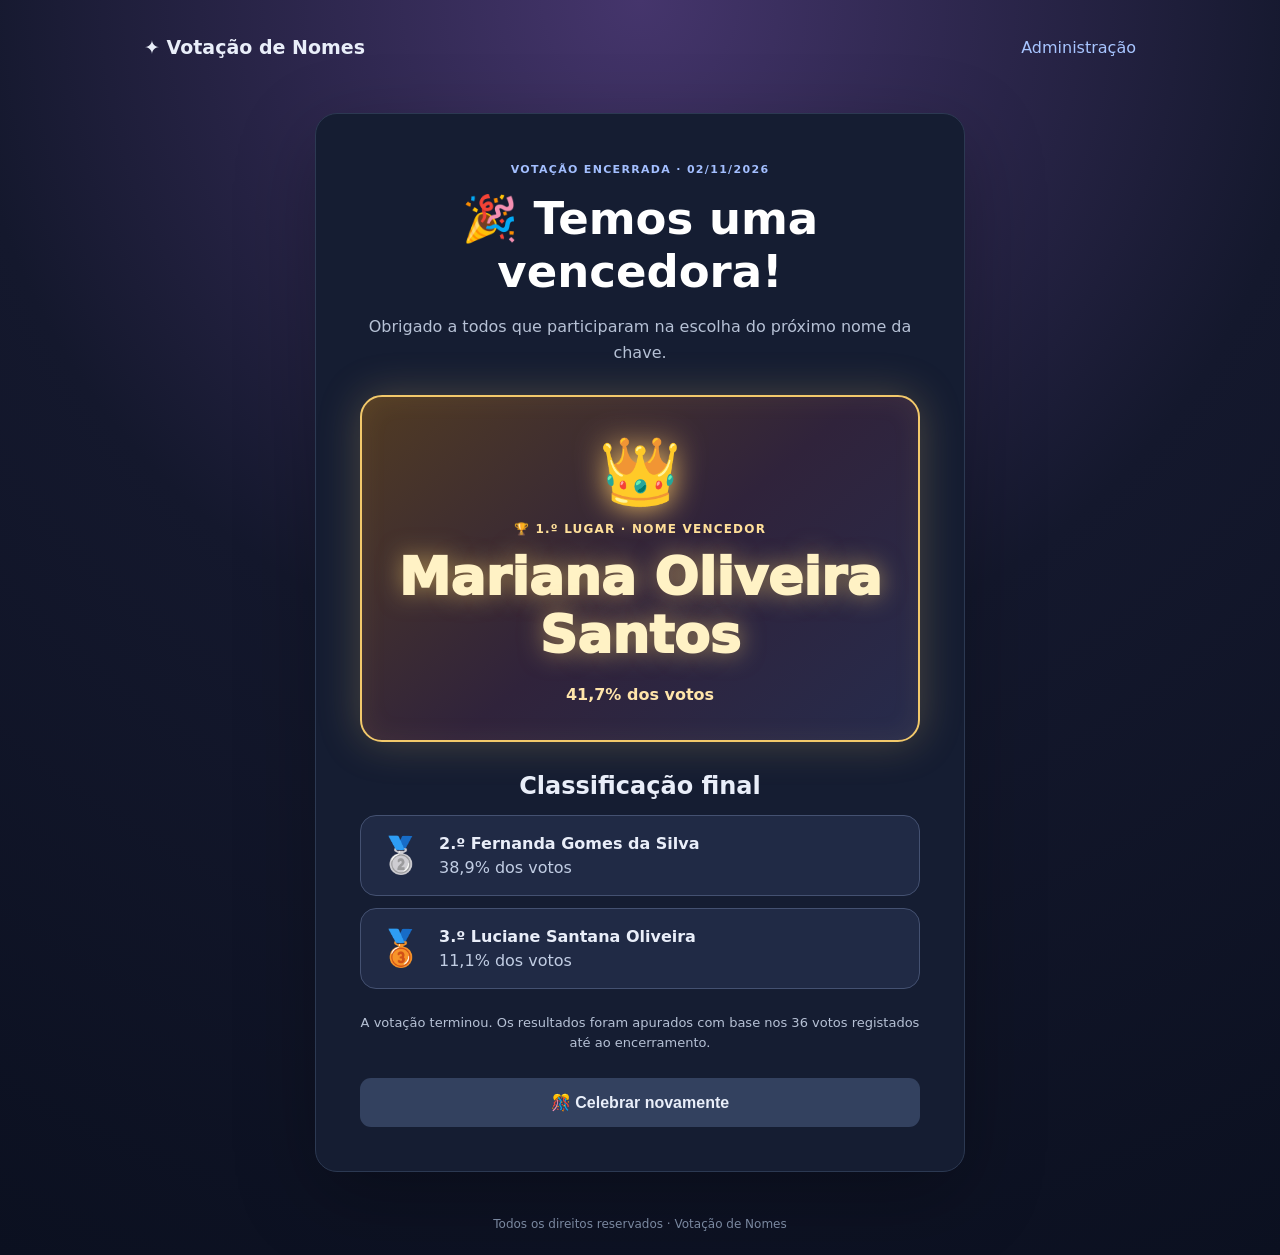
<file: index.html>
<!doctype html><html lang="pt"><head><meta charset="UTF-8"><meta name="viewport" content="width=device-width,initial-scale=1"><meta name="theme-color" content="#111827"><title>Resultado Final · Votação de Nomes</title><link rel="stylesheet" href="./style.css"></head><body class="results-page"><div class="confetti" aria-hidden="true"></div><main class="shell"><header><div class="brand">✦ Votação de Nomes</div><a href="./admin.html">Administração</a></header><section class="panel results-panel"><span class="tag">VOTAÇÃO ENCERRADA · 02/11/2026</span><h1>🎉 Temos uma vencedora!</h1><p>Obrigado a todos que participaram na escolha do próximo nome da chave.</p><div class="winner-card"><div class="crown" aria-hidden="true">👑</div><div class="winner-label">🏆 1.º LUGAR · NOME VENCEDOR</div><div class="winner-name">Mariana Oliveira Santos</div><div class="winner-share">41,7% dos votos</div></div><h2 class="podium-heading">Classificação final</h2><div class="podium-item"><span class="podium-icon">🥈</span><div><strong>2.º Fernanda Gomes da Silva</strong><span>38,9% dos votos</span></div></div><div class="podium-item"><span class="podium-icon">🥉</span><div><strong>3.º Luciane Santana Oliveira</strong><span>11,1% dos votos</span></div></div><p class="results-note">A votação terminou. Os resultados foram apurados com base nos 36 votos registados até ao encerramento.</p><button type="button" id="celebrar" class="secondary-button">🎊 Celebrar novamente</button></section><footer>Todos os direitos reservados · Votação de Nomes</footer></main><script src="./results.js" defer></script></body></html>
</file>
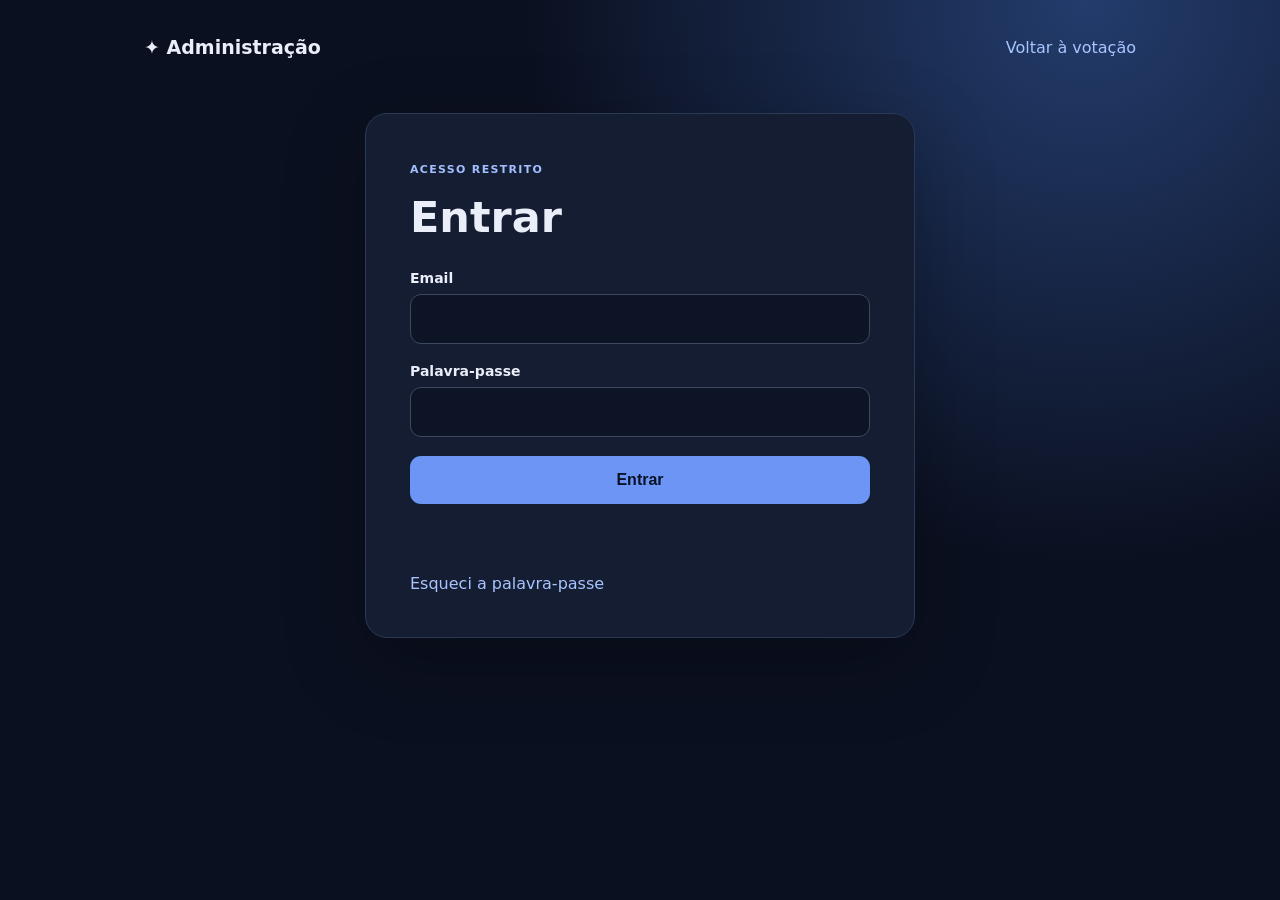
<file: admin.html>
<!doctype html><html lang="pt"><head><meta charset="UTF-8"><meta name="viewport" content="width=device-width,initial-scale=1"><title>Admin · Votação</title><link rel="stylesheet" href="./style.css"></head><body><main class="shell"><header><div class="brand">✦ Administração</div><a href="./index.html">Voltar à votação</a></header><section class="panel" id="login"><span class="tag">ACESSO RESTRITO</span><h1>Entrar</h1><form id="loginForm"><label>Email<input name="email" type="email" required></label><label>Palavra-passe<input name="password" type="password" required></label><button>Entrar</button><p id="loginMsg" role="status"></p><a href="./recuperar.html">Esqueci a palavra-passe</a></form></section><section class="panel hidden" id="dashboard" style="max-width:100%"><div class="tools"><h1 style="margin-right:auto">Resultados da votação</h1><button id="sair">Sair</button><button id="recarregar">Atualizar</button></div><div class="stats"><div class="stat">Mais votado<strong id="vencedor">—</strong></div></div><section class="vote-chart-panel" aria-label="Gráfico de votação"><div class="vote-chart-head"><h2>Gráfico dos votos</h2><label for="chart-type">Visualização <select id="chart-type"><option value="bar">Barras</option><option value="pie">Pizza (fatias)</option><option value="donut">Círculo (rosca)</option></select></label></div><div id="vote-chart" role="img" aria-label="Distribuição dos votos"></div><div id="vote-legend" class="vote-legend"></div></section><div class="tablewrap"><table><thead><tr><th>Nome</th><th>Percentagem</th></tr></thead><tbody id="votos-linhas"></tbody></table></div><h2>Submissões da fase 1</h2><div class="stats"><div class="stat">Total<strong id="total">0</strong></div><div class="stat">Hoje<strong id="hoje">0</strong></div><div class="stat">Nomes únicos<strong id="unicos">0</strong></div><div class="stat">Repetições<strong id="repetidos">0</strong></div></div><div class="tools"><input id="busca" placeholder="Pesquisar nome"><button id="exportar">Exportar CSV</button></div><div class="tablewrap"><table><thead><tr><th>Nome completo</th><th>Data</th><th>Estado</th></tr></thead><tbody id="linhas"></tbody></table></div><p id="status" role="status"></p></section></main><script type="module" src="./admin.js"></script><script type="module" src="./charts.js"></script></body></html>
</file>
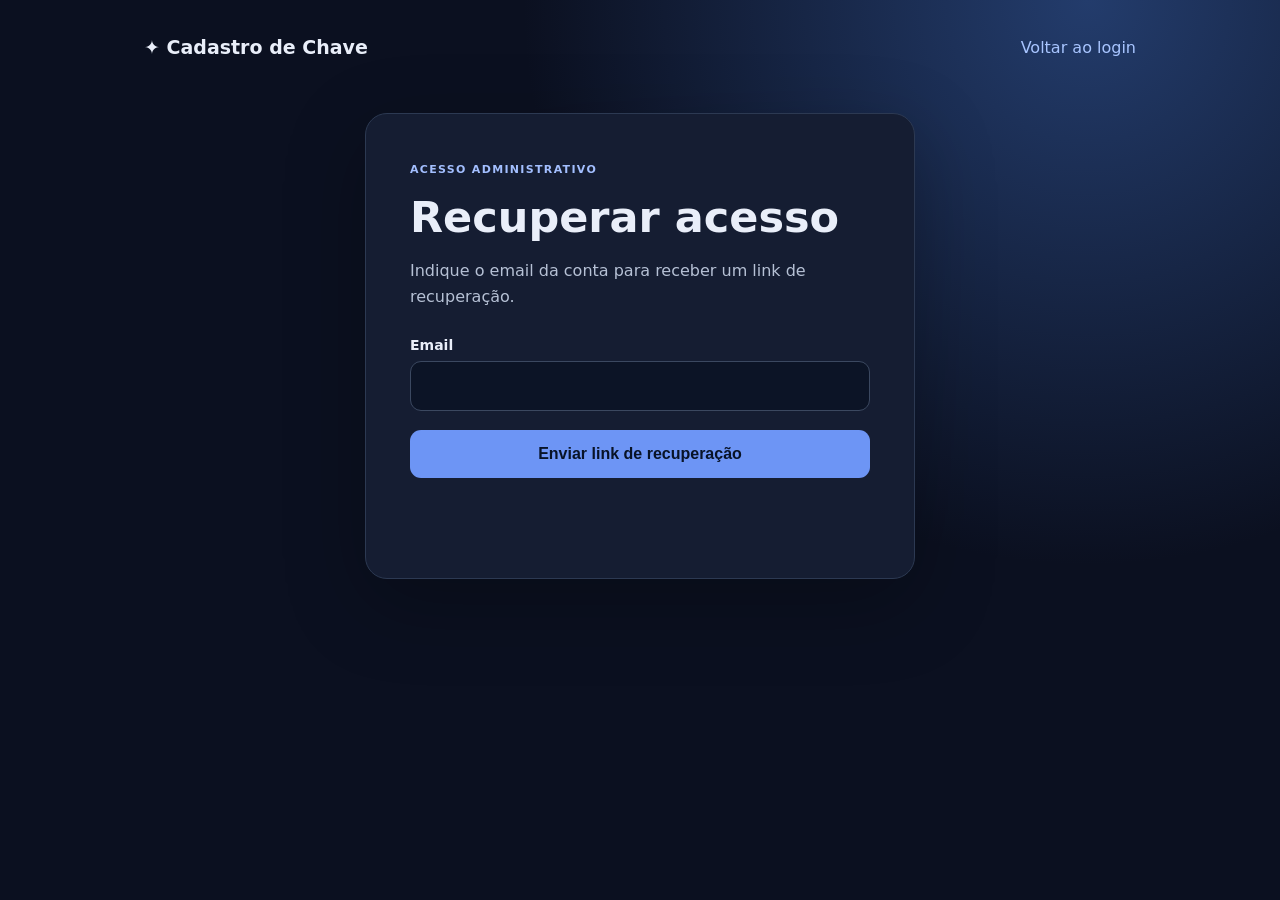
<file: recuperar.html>
<!doctype html><html lang="pt"><head><meta charset="UTF-8"><meta name="viewport" content="width=device-width, initial-scale=1"><title>Recuperar acesso · Cadastro de Chave</title><link rel="stylesheet" href="./style.css"></head><body><main class="shell"><header><div class="brand">✦ Cadastro de Chave</div><a href="./admin.html">Voltar ao login</a></header><section class="panel"><span class="tag">ACESSO ADMINISTRATIVO</span><h1>Recuperar acesso</h1><p id="intro">Indique o email da conta para receber um link de recuperação.</p><form id="solicitar"><label>Email<input id="email" type="email" autocomplete="email" required></label><button type="submit">Enviar link de recuperação</button></form><form id="alterar" class="hidden"><label>Nova palavra-passe<input id="senha" type="password" autocomplete="new-password" minlength="12" required></label><label>Confirmar palavra-passe<input id="confirmar" type="password" autocomplete="new-password" minlength="12" required></label><button type="submit">Guardar nova palavra-passe</button></form><p id="mensagem" role="status" aria-live="polite"></p></section></main><script type="module" src="./recuperar.js"></script></body></html>
</file>
<file: style.css>
:root{font-family:Inter,system-ui,-apple-system,sans-serif;color:#e9eef9;background:#0b1020}*{box-sizing:border-box}body{margin:0;min-height:100vh;background:radial-gradient(circle at 85% 0,#233c6c 0,transparent 40%),#0b1020}.shell{max-width:1040px;margin:auto;padding:24px}header{display:flex;justify-content:space-between;align-items:center;padding:12px 0 55px}.brand{font-weight:800;font-size:19px}a{color:#a8c5ff;text-decoration:none}.panel{max-width:550px;margin:0 auto;background:#151d32;border:1px solid #2c3952;border-radius:22px;padding:clamp(22px,5vw,44px);box-shadow:0 24px 80px #0004}.tag{color:#a3bfff;letter-spacing:.12em;font-size:11px;font-weight:800}h1{font-size:clamp(30px,5vw,43px);margin:15px 0 8px}p{color:#b6c1d5;line-height:1.6}form{display:grid;gap:19px;margin-top:28px}label{display:grid;gap:8px;font-size:14px;font-weight:650}input{width:100%;padding:15px 16px;border-radius:11px;background:#0c1426;border:1px solid #3b4860;color:#fff;font-size:16px}input:focus{outline:2px solid #7ca7ff;border-color:transparent}button{padding:15px;border:0;border-radius:11px;background:#6d95f5;color:#081327;font-size:16px;font-weight:800;cursor:pointer}button:disabled{opacity:.55;cursor:wait}footer{text-align:center;margin-top:45px;color:#8291aa;font-size:12px}.stats{display:grid;grid-template-columns:repeat(auto-fit,minmax(150px,1fr));gap:12px;margin:22px 0}.stat{background:#0c1426;border:1px solid #33405a;border-radius:12px;padding:18px}.stat strong{display:block;font-size:28px;margin-top:5px}.tablewrap{overflow:auto}table{border-collapse:collapse;width:100%;min-width:600px}td,th{text-align:left;border-bottom:1px solid #35415b;padding:12px;font-size:13px}th{color:#a8b8d4}#mensagem{min-height:24px} .hidden{display:none!important}.tools{display:flex;gap:10px;flex-wrap:wrap;margin:16px 0}.tools input{flex:1;min-width:160px}.tools button{font-size:13px} @media(max-width:560px){header{padding-bottom:30px}.shell{padding:16px}}
.notice{margin:24px 0 8px;padding:17px 18px;border:1px solid #5471aa;background:#1c2a47;border-radius:13px}.notice strong{color:#d7e5ff}.notice p{margin:8px 0 0;font-size:14px}.modal-open{overflow:hidden}.modal-backdrop{position:fixed;inset:0;z-index:999;background:rgba(3,8,22,.83);display:flex;align-items:center;justify-content:center;padding:18px;backdrop-filter:blur(7px)}.modal{width:min(100%,430px);padding:32px 24px;border-radius:23px;background:#18233c;border:1px solid #40547b;text-align:center;box-shadow:0 25px 85px #0009}.modal h2{font-size:25px;margin:17px 0 8px}.modal p{font-size:15px}.success-icon{width:76px;height:76px;border-radius:50%;display:grid;place-items:center;background:#16a36c;color:white;font-size:45px;font-weight:800;margin:auto}.bonus-button{display:block;background:#24c46b;color:#052313;font-weight:800;padding:16px;border-radius:12px;margin:24px 0 12px;text-decoration:none}.secondary-button{width:100%;background:#33415f;color:#e9eef9}.bonus-button:focus-visible,.secondary-button:focus-visible{outline:3px solid #fff;outline-offset:3px}

.contador{display:inline-flex;align-items:center;gap:7px;background:#203451;border:1px solid #3b567a;border-radius:999px;color:#c5ddff;font-size:13px;font-weight:700;padding:8px 13px;margin-top:17px}.contador::before{content:"";height:8px;width:8px;border-radius:50%;background:#40d49a}.notice{padding:12px 14px;font-size:15px;line-height:1.5;margin:18px 0 4px}

.nome-revisao{font-size:22px;font-weight:800;background:#0c1426;border:1px solid #425779;padding:20px 12px;border-radius:12px;overflow-wrap:anywhere;margin:18px 0}.modal-actions{display:grid;grid-template-columns:1fr 1fr;gap:10px}.modal-actions button{width:100%}

fieldset{border:0;padding:0;margin:0;display:grid;gap:12px}legend{font-weight:800;margin-bottom:14px}.choice{display:flex;align-items:center;gap:13px;padding:17px;border:1px solid #425779;border-radius:13px;background:#0c1426;cursor:pointer}.choice:has(input:checked){border-color:#8fb2ff;background:#263b62}.choice input{width:20px;height:20px;accent-color:#8fb2ff;flex-shrink:0}.bonus-table{min-width:0}.small{font-size:12px}#bonus{margin-top:24px}#votacao{margin-top:28px}#vencedor{font-size:17px;overflow-wrap:anywhere}

.choice input[type="radio"]{accent-color:#22c55e}
.choice:has(input:checked){border-color:#22c55e;background:#123c2c;box-shadow:0 0 0 1px #22c55e55}

.vote-chart-panel{margin:24px 0;padding:22px;background:#0c1426;border:1px solid #33405a;border-radius:16px}.vote-chart-head{display:flex;align-items:center;justify-content:space-between;gap:14px;flex-wrap:wrap}.vote-chart-head h2{margin:0}.vote-chart-head label{display:flex;align-items:center;gap:10px;color:#c4d1e7}.vote-chart-head select{background:#18233c;border:1px solid #526383;color:white;border-radius:9px;padding:11px;font-size:15px}#vote-chart{min-height:190px;display:grid;place-items:center;color:#b6c1d5}#vote-chart svg{width:100%;max-width:700px;height:auto;overflow:visible}.vote-legend{display:grid;grid-template-columns:repeat(auto-fit,minmax(210px,1fr));gap:10px}.vote-legend-item{display:flex;align-items:center;gap:9px;font-size:13px;color:#dce7fb}.vote-dot{width:12px;height:12px;border-radius:4px;flex-shrink:0}@media(max-width:560px){.vote-chart-panel{padding:12px}.vote-chart-head{align-items:stretch}.vote-chart-head label{justify-content:space-between}}

/* Página de resultados da votação */
.results-page{background:radial-gradient(circle at 50% 0%,#45356c 0%,#14182d 48%,#0b1020 100%);overflow-x:hidden}.results-panel{text-align:center;max-width:650px;position:relative;z-index:1}.results-panel h1{font-size:clamp(29px,6vw,45px);color:#fff}.winner-card{margin:30px 0 26px;padding:36px 18px;border:2px solid #f3c96b;border-radius:22px;background:linear-gradient(140deg,#513b23,#30233b 52%,#262b4c);box-shadow:0 0 42px #f2c66a40, inset 0 0 28px #f2c66a15;animation:winner-glow 3s ease-in-out infinite alternate}.crown{font-size:66px;filter:drop-shadow(0 0 15px #ffc966);animation:crown-bounce 2.6s ease-in-out infinite}.winner-label{color:#ffe09a;font-weight:900;letter-spacing:.1em;font-size:12px;margin:12px 0}.winner-name{font-size:clamp(30px,7vw,52px);font-weight:950;line-height:1.12;color:#fff2c5;text-shadow:0 0 24px #ffd66a88;overflow-wrap:anywhere}.winner-share{margin-top:20px;color:#ffe5aa;font-weight:700}.podium-heading{margin:30px 0 15px}.podium-item{display:flex;align-items:center;gap:16px;text-align:left;background:#202a45;border:1px solid #445171;border-radius:16px;padding:18px;margin:12px 0}.podium-icon{font-size:35px}.podium-item strong{display:block;font-size:16px}.podium-item span:not(.podium-icon){display:block;color:#c1cde3;margin-top:5px}.results-note{font-size:13px;margin:24px 0}.confetti{position:fixed;inset:0;pointer-events:none;overflow:hidden;z-index:10}.confetti i{position:absolute;top:-25px;width:9px;height:17px;opacity:.9;animation:confetti-fall linear forwards}@keyframes confetti-fall{to{transform:translate3d(80px,110vh,0) rotate(780deg);opacity:0}}@keyframes winner-glow{to{box-shadow:0 0 58px #ffd16670,inset 0 0 35px #f2c66a22}}@keyframes crown-bounce{50%{transform:translateY(-8px)}}@media(prefers-reduced-motion:reduce){.winner-card,.crown,.confetti i{animation:none!important}}
</file>
